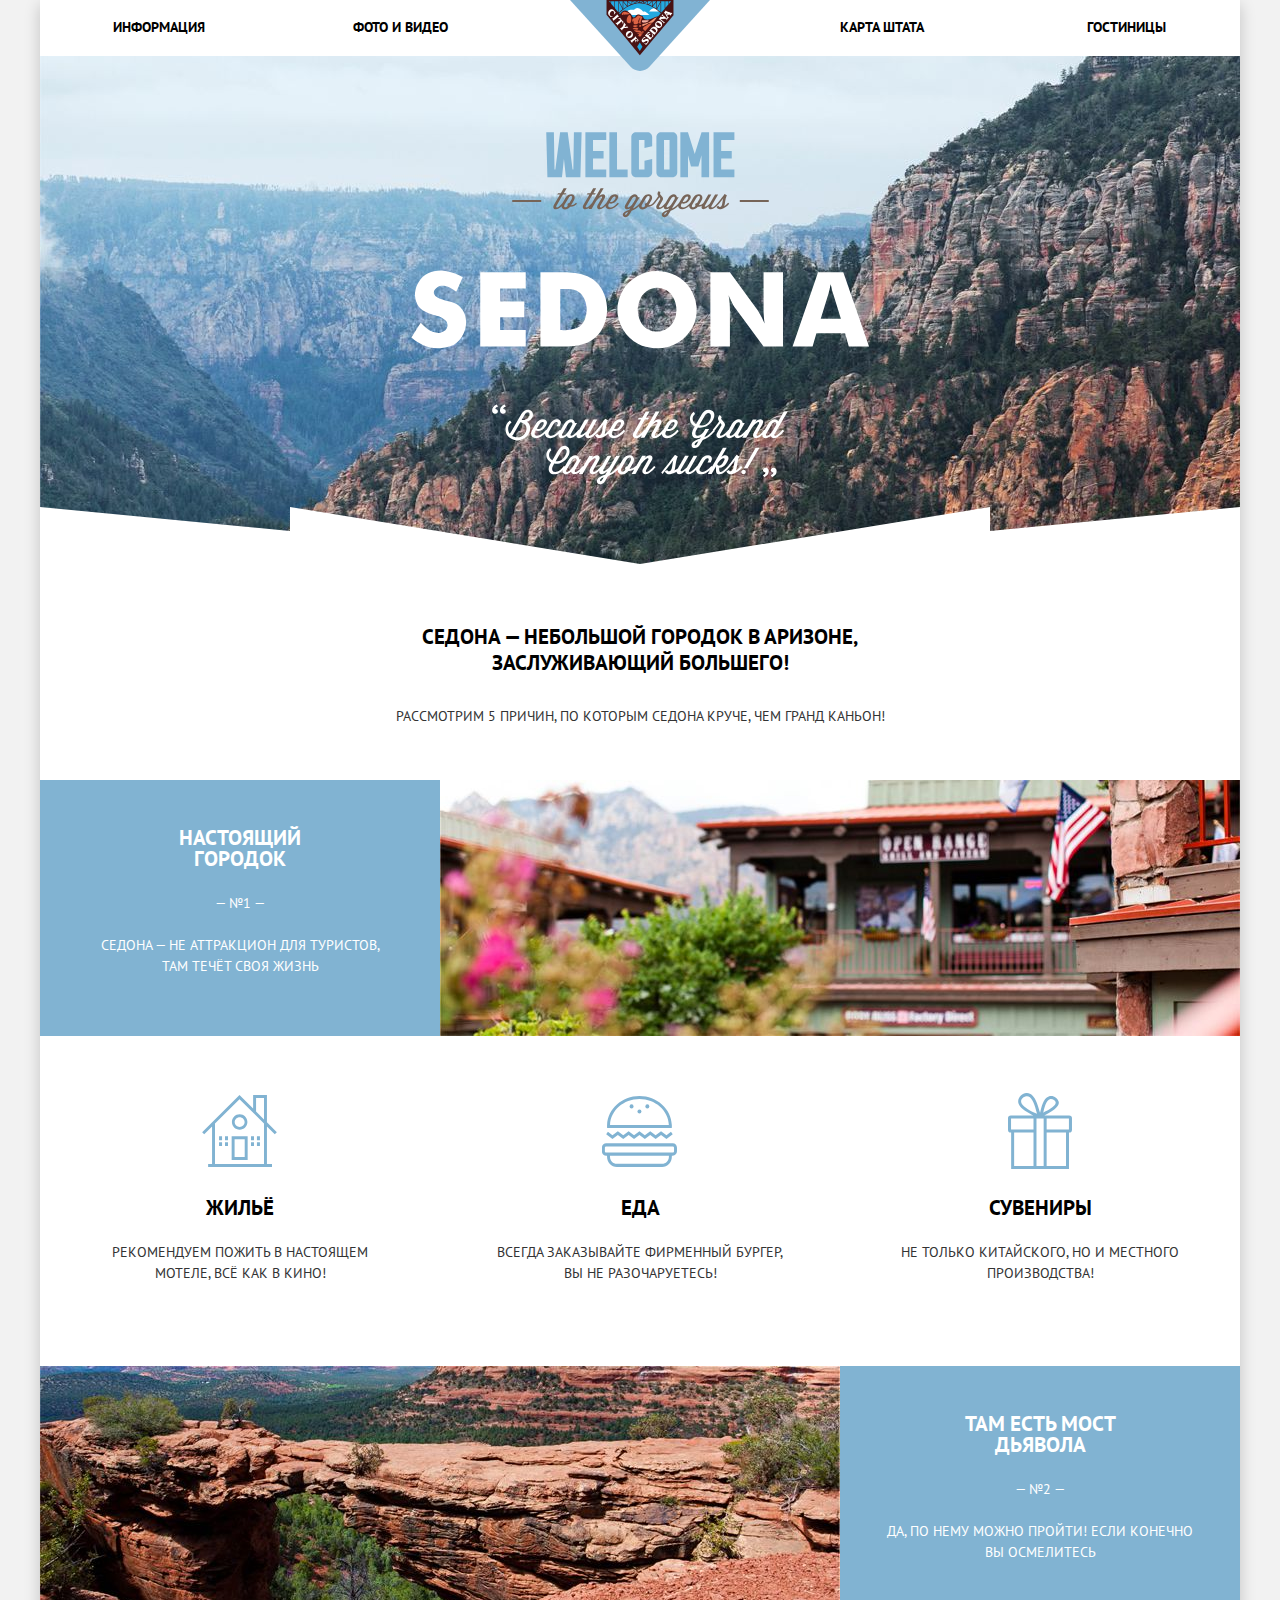
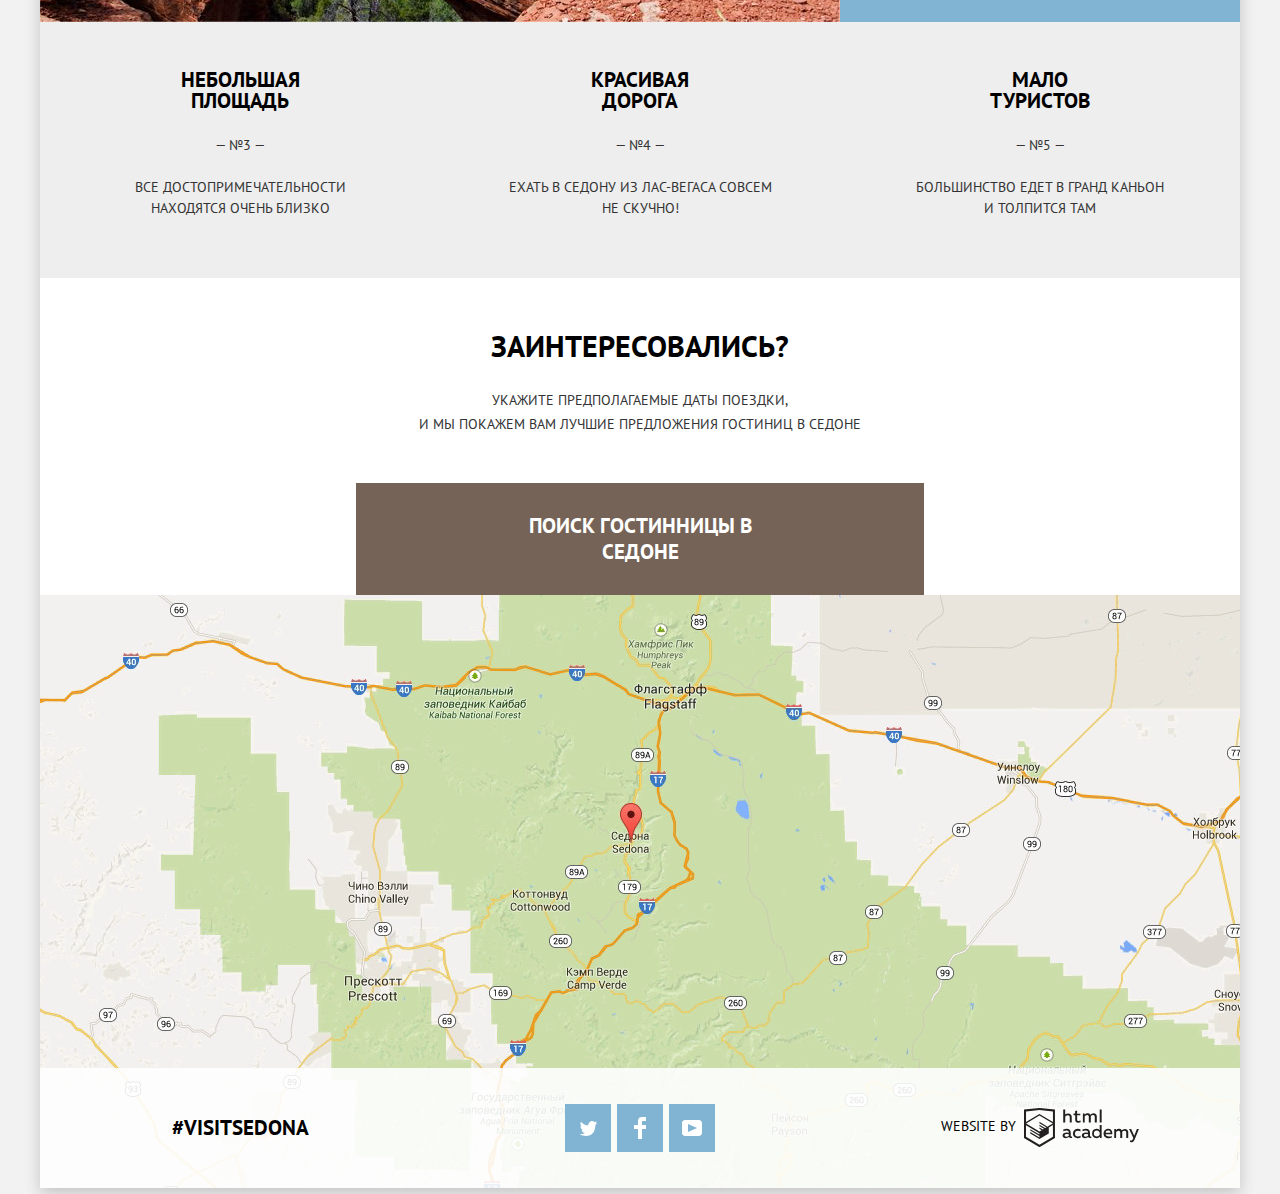
<file: index.html>
<!DOCTYPE html>
<html lang="ru">
  <head>
    <meta charset="utf-8">
    <title>HTML Academy: Седона</title>
    <link href="https://fonts.googleapis.com/css?family=PT+Sans:400,700&display=swap&subset=cyrillic" rel="stylesheet">
    <link href="css/normalize.css" rel="stylesheet">
    <link href="css/style.min.css" rel="stylesheet">
  </head>

  <body class="page">

    <div class="wrapper">

      <header class="header">

        <a class="header__logo">
          <img src="img/logo-sedona.svg" alt="Логотип Седона" width="140" height="72">
        </a>

        <nav class="header__navigation">

          <ul class="header__list">

            <li class="header__list-item">
              <a class="header__list-link" href="info.html">Информация</a>
            </li>

            <li class="header__list-item">
              <a class="header__list-link" href="photo.html">Фото и видео</a>
            </li>

            <li class="header__list-item">
              <a class="header__list-link" href="map.html">Карта штата</a>
            </li>

            <li class="header__list-item">
              <a class="header__list-link" href="hotels.html">Гостиницы</a>
            </li>

          </ul>

        </nav>

      </header>

      <main class="container">

        <h1 class="visually-hidden">Сайт курортного городка Седона</h1>

        <section class="intro"></section>

        <section class="introduce">

          <p class="introduce__title">Седона — небольшой городок в Аризоне, заслуживающий большего!</p>

          <p class="introduce__description">Рассмотрим 5 причин, по которым Седона круче, чем гранд каньон!</p>

        </section>

        <section class="reasons">

          <h2 class="visually-hidden">Причины посетить Седону</h2>

          <ul class="reasons__list">

            <li class="reasons__item reasons__item--big reasons-item">

              <div class="reasons__wrapper">

                <h3 class="reasons-item__title reasons-item__title--item-big">Настоящий городок</h3>

                <p class="reasons-item__text reasons-item__text--item-big">— №1 —</p>

                <p class="reasons-item__text reasons-item__text--item-big">Седона — не аттракцион для туристов, там течёт своя жизнь</p>

              </div>

              <div class="reasons__bg-picture reasons__bg-picture--first"></div>

            </li>

            <li class="reasons__item reasons__item--picture reasons-item">

              <h3 class="reasons-item__title">Жильё</h3>

              <p class="reasons-item__text">Рекомендуем пожить в настоящем мотеле, всё как в кино!</p>

            </li>

            <li class="reasons__item reasons__item--picture reasons-item">

              <h3 class="reasons-item__title">Еда</h3>

              <p class="reasons-item__text">Всегда заказывайте фирменный бургер, вы не разочаруетесь!</p>

            </li>

            <li class="reasons__item reasons__item--picture reasons-item">

              <h3 class="reasons-item__title">Сувениры</h3>

              <p class="reasons-item__text">Не только китайского, но и местного производства!</p>

            </li>

            <li class="reasons__item reasons__item--big reasons__item--big-second reasons-item">

              <div class="reasons__bg-picture  reasons__bg-picture--second"></div>

              <div class="reasons__wrapper">

                <h3 class="reasons-item__title reasons-item__title--item-big">Там есть Мост дьявола</h3>

                <p class="reasons-item__text reasons-item__text--item-big">— №2 —</p>

                <p class="reasons-item__text reasons-item__text--item-big">Да, по нему можно пройти! Если конечно вы осмелитесь</p>

              </div>

            </li>

            <li class="reasons__item reasons__item--colored reasons-item">

              <h3 class="reasons-item__title">Небольшая площадь</h3>

              <p class="reasons-item__text">— №3 —</p>

              <p class="reasons-item__text">Все достопримечательности находятся очень близко</p>

            </li>

            <li class="reasons__item reasons__item--colored reasons-item">

              <h3 class="reasons-item__title">Красивая дорога</h3>

              <p class="reasons-item__text">— №4 —</p>

              <p class="reasons-item__text">Ехать в Седону из Лас-Вегаса совсем не скучно!</p>

            </li>

            <li class="reasons__item reasons__item--colored reasons-item">

              <h3 class="reasons-item__title">Мало туристов</h3>

              <p class="reasons-item__text">— №5 —</p>

              <p class="reasons-item__text">Большинство едет в гранд каньон и толпится там</p>

            </li>

          </ul>

        </section>

        <section class="search">

          <h3 class="search__title">Заинтересовались?</h3>

          <p class="search__text">Укажите предполагаемые даты поездки,<br>и мы покажем вам лучшие предложения гостиниц в седоне</p>

          <button class="search__button" type="button">Поиск гостинницы в Седоне</button>

          <form class="search__form search-form" action="https://echo.htmlacademy.ru" method="post">

            <fieldset class="search-form__set">

              <legend class="visually-hidden">Форма для поиска гостинницы в Седоне</legend>

              <div class="search-form__input-wrapper">
                <label class="search-form__label" for="dayin-id">Дата заезда:</label>
                <input class="search-form__date search-form__date--in" type="text" id="dayin-id" placeholder="24 апреля 2017">
                <button class="search-form__calendar" type="button">
                  <span class="visually-hidden">Календарь</span>
                  <svg xmlns="http://www.w3.org/2000/svg" width="21" height="22" viewBox="0 0 21 22"><path d="M19.251 2.025h-2.845V.648c0-.381-.294-.689-.656-.689-.363 0-.656.308-.656.689v1.377h-3.938V.648c0-.381-.294-.689-.655-.689-.363 0-.657.308-.657.689v1.377H5.906V.648c0-.381-.294-.689-.656-.689-.363 0-.657.308-.657.689v1.377H1.75C.784 2.025 0 2.847 0 3.862v16.302C0 21.179.784 22 1.75 22h17.501c.966 0 1.749-.821 1.749-1.836V3.862c0-1.015-.783-1.837-1.749-1.837zm.437 18.139a.448.448 0 0 1-.437.459H1.75a.45.45 0 0 1-.438-.459V3.862a.45.45 0 0 1 .438-.459h2.844v1.378c0 .381.294.689.657.689.362 0 .656-.308.656-.689V3.403h3.938v1.378c0 .381.294.689.657.689.361 0 .655-.308.655-.689V3.403h3.938v1.378c0 .381.293.689.656.689.362 0 .656-.308.656-.689V3.403h2.845c.241 0 .437.206.437.459v16.302z"/><path d="M4.594 8.225h2.625v2.066H4.594zM4.594 11.668h2.625v2.067H4.594zM4.594 15.112h2.625v2.066H4.594zM9.188 15.112h2.625v2.066H9.188zM9.188 11.668h2.625v2.067H9.188zM9.188 8.225h2.625v2.066H9.188zM13.781 15.112h2.625v2.066h-2.625zM13.781 11.668h2.625v2.067h-2.625zM13.781 8.225h2.625v2.066h-2.625z"/></svg>
                </button>
              </div>

              <div class="search-form__input-wrapper">
                <label class="search-form__label" for="dayout-id">Дата выезда:</label>
                <input class="search-form__date search-form__date--out" type="text" id="dayout-id" placeholder="4 июля 2017">
                <button class="search-form__calendar" type="button">
                  <span class="visually-hidden">Календарь</span>
                  <svg xmlns="http://www.w3.org/2000/svg" width="21" height="22" viewBox="0 0 21 22"><path d="M19.251 2.025h-2.845V.648c0-.381-.294-.689-.656-.689-.363 0-.656.308-.656.689v1.377h-3.938V.648c0-.381-.294-.689-.655-.689-.363 0-.657.308-.657.689v1.377H5.906V.648c0-.381-.294-.689-.656-.689-.363 0-.657.308-.657.689v1.377H1.75C.784 2.025 0 2.847 0 3.862v16.302C0 21.179.784 22 1.75 22h17.501c.966 0 1.749-.821 1.749-1.836V3.862c0-1.015-.783-1.837-1.749-1.837zm.437 18.139a.448.448 0 0 1-.437.459H1.75a.45.45 0 0 1-.438-.459V3.862a.45.45 0 0 1 .438-.459h2.844v1.378c0 .381.294.689.657.689.362 0 .656-.308.656-.689V3.403h3.938v1.378c0 .381.294.689.657.689.361 0 .655-.308.655-.689V3.403h3.938v1.378c0 .381.293.689.656.689.362 0 .656-.308.656-.689V3.403h2.845c.241 0 .437.206.437.459v16.302z"/><path d="M4.594 8.225h2.625v2.066H4.594zM4.594 11.668h2.625v2.067H4.594zM4.594 15.112h2.625v2.066H4.594zM9.188 15.112h2.625v2.066H9.188zM9.188 11.668h2.625v2.067H9.188zM9.188 8.225h2.625v2.066H9.188zM13.781 15.112h2.625v2.066h-2.625zM13.781 11.668h2.625v2.067h-2.625zM13.781 8.225h2.625v2.066h-2.625z"/></svg>
                </button>
              </div>

              <div class="search-form__wrapper">

                <div class="search-form__input-wrapper">
                  <label class="search-form__label" for="adult-id">Взрослые:</label>
                  <button class="search-form__control search-form__control--decrease" type="button"><span class="visually-hidden">Уменьшение значения</span></button>
                  <input class="search-form__number search-form__number--adult" type="text" id="adult-id" placeholder="2">
                  <button class="search-form__control search-form__control--increase" type="button"><span class="visually-hidden">Увеличение значения</span></button>
                </div>

                <div class="search-form__input-wrapper">
                  <label class="search-form__label" for="child-id">Дети:</label>
                  <button class="search-form__control search-form__control--decrease" type="button"><span class="visually-hidden">Уменьшение значения</span></button>
                  <input class="search-form__number search-form__number--child" type="text" id="child-id" placeholder="0">
                  <button class="search-form__control search-form__control--increase" type="button"><span class="visually-hidden">Увеличение значения</span></button>
                </div>

              </div>

            </fieldset>

            <button class="search-form__button" type="submit">Найти</button>

          </form>

        </section>

        <section class="map">
          <img src="img/map.jpg" alt="Мы находимся по адресу - Аризона 86336, США" width="1200" height="593">
          <iframe src="https://www.google.com/maps/embed?pb=!1m18!1m12!1m3!1d593538.5801605652!2d-112.17182509256722!3d34.733711461908875!2m3!1f0!2f0!3f0!3m2!1i1024!2i768!4f13.1!3m3!1m2!1s0x872da132f942b00d%3A0x5548c523fa6c8efd!2z0KHQtdC00L7QvdCwLCDQkNGA0LjQt9C-0L3QsCA4NjMzNiwg0KHQqNCQ!5e0!3m2!1sru!2sru!4v1530377104113" width="1200" height="593" style="border:0"></iframe>
        </section>

      </main>

      <footer class="footer footer--index">

        <p class="footer__hashtag">#visitSEDONA</p>

        <ul class="social-list">

          <li class="social-list__item">
            <a class="social-list__link social-list__link--tw" href="#">
              <span class="visually-hidden">Twitter</span>
            </a>
          </li>

          <li class="social-list__item">
            <a class="social-list__link social-list__link--fb" href="#">
              <span class="visually-hidden">Facebook</span>
            </a>
          </li>

          <li class="social-list__item">
            <a class="social-list__link social-list__link--yt" href="#">
              <span class="visually-hidden">Youtube</span>
            </a>
          </li>

        </ul>

        <div class="footer__copyright">

          <span class="footer__copyright-text">Website by</span>

          <a class="footer__copyright-link" href="https://htmlacademy.ru/intensive/htmlcss">
            <span class="visually-hidden">HTML Academy</span>
            <svg id="Layer_1" data-name="Layer 1" xmlns="http://www.w3.org/2000/svg" viewBox="0 0 108.08 36.85"><title>logo-htmlacademy-small1</title><path d="M44.61,26.88a2,2,0,0,0,.55-0.1v1.33a3.25,3.25,0,0,1-1.18.21,1.67,1.67,0,0,1-1.67-1,4.84,4.84,0,0,1-3.14,1.08c-1.51,0-2.91-.83-2.91-2.55,0-2.13,2-2.79,3.71-2.79a11.08,11.08,0,0,1,2.17.25v-0.3c0-1-.76-1.77-2.19-1.77a7.42,7.42,0,0,0-3,.64v-1.7a10.21,10.21,0,0,1,3.19-.55c2.36,0,3.81,1.12,3.81,3.65v3a0.54,0.54,0,0,0,.49.59h0.17Zm-6.44-1.13A1.35,1.35,0,0,0,39.63,27h0.11a3.39,3.39,0,0,0,2.41-1V24.58a9.72,9.72,0,0,0-1.81-.21c-1,0-2.16.33-2.16,1.38h0Zm12.36-6.11a5,5,0,0,1,2.57.64V22a4.08,4.08,0,0,0-2.3-.7,2.75,2.75,0,1,0,0,5.49,5,5,0,0,0,2.43-.64v1.71a6.27,6.27,0,0,1-2.76.57A4.21,4.21,0,0,1,46,24.51q0-.21,0-0.41a4.32,4.32,0,0,1,4.18-4.46h0.38Zm12.17,7.24a2,2,0,0,0,.55-0.1v1.33a3.25,3.25,0,0,1-1.18.21,1.67,1.67,0,0,1-1.67-1,4.84,4.84,0,0,1-3.14,1.08c-1.51,0-2.91-.83-2.91-2.55,0-2.13,2-2.79,3.71-2.79a11.08,11.08,0,0,1,2.17.25v-0.3c0-1-.76-1.77-2.19-1.77a7.42,7.42,0,0,0-3,.64v-1.7a10.21,10.21,0,0,1,3.19-.55c2.36,0,3.81,1.12,3.81,3.65v3a0.54,0.54,0,0,0,.49.59h0.17Zm-6.44-1.13A1.35,1.35,0,0,0,57.73,27h0.11a3.39,3.39,0,0,0,2.41-1V24.58a9.72,9.72,0,0,0-1.81-.21c-1.06,0-2.16.33-2.16,1.38h0ZM73,16V28.2H71.35V26.88a3.88,3.88,0,0,1-3.19,1.54,4.4,4.4,0,0,1,0-8.78,3.81,3.81,0,0,1,3,1.3V16H73Zm-4.53,5.22a2.76,2.76,0,1,0,0,5.52A2.86,2.86,0,0,0,71.15,25V23A2.91,2.91,0,0,0,68.49,21.27ZM79,19.64c3.31,0,4.46,2.68,3.92,5.09H76.7c0.21,1.5,1.67,2.11,3.19,2.11a6.11,6.11,0,0,0,2.64-.59v1.6a7.14,7.14,0,0,1-3,.57C77,28.42,74.78,27,74.78,24a4.18,4.18,0,0,1,4-4.39H79Zm0.09,1.54a2.28,2.28,0,0,0-2.44,2.1v0.06H81.3A2,2,0,0,0,79.13,21.18Zm5.73,7V19.87h1.65v1a3.81,3.81,0,0,1,2.78-1.27A2.86,2.86,0,0,1,91.89,21a4.12,4.12,0,0,1,2.91-1.33A3.06,3.06,0,0,1,98,23V28.2h-1.9V23.05a1.59,1.59,0,0,0-1.42-1.75H94.42a2.8,2.8,0,0,0-2.07,1.12V28.2h-1.9V23.05A1.59,1.59,0,0,0,89,21.31H88.8a3,3,0,0,0-2.21,1.29v5.63H84.86Zm21.31-8.33h1.9l-3.91,9.46c-0.9,2.17-2.09,2.86-3.35,2.86a4.76,4.76,0,0,1-1.1-.14V30.46a2.86,2.86,0,0,0,.85.12c0.9,0,1.58-.64,2.07-1.9l0.17-.42-4-8.4h2l2.86,6.29ZM38.73,1.46V6.22a3.81,3.81,0,0,1,2.7-1.14,3.25,3.25,0,0,1,3.44,3.4v5.15H43V8.72a1.81,1.81,0,0,0-1.61-2h-0.3a2.93,2.93,0,0,0-2.32,1.39v5.52h-1.9V1.46h1.9ZM49.94,2.31v3h3V6.91h-3v3.81c0,1.1.5,1.46,1.58,1.46a4.49,4.49,0,0,0,1.69-.33v1.6A6.8,6.8,0,0,1,51,13.8a2.55,2.55,0,0,1-2.86-2.74V6.89H46.58V5.26h1.5V2.74Zm5.4,11.31V5.28H57v1A3.81,3.81,0,0,1,59.77,5a2.86,2.86,0,0,1,2.6,1.33A4.12,4.12,0,0,1,65.28,5,3.06,3.06,0,0,1,68.44,8.4v5.21h-1.9V8.46a1.59,1.59,0,0,0-1.42-1.75H64.89a2.8,2.8,0,0,0-2.07,1.12v5.78h-1.9V8.46A1.59,1.59,0,0,0,59.5,6.71H59.27A3,3,0,0,0,57.06,8v5.63H55.34ZM71.17,1.45H73V13.6H71.17V1.45ZM14.71,0H14.55L0,1.54V28.21l14.55,8.66,14.55-8.66V1.54Zm12.5,27.1L14.55,34.64,1.9,27.12V16.18l12.59,7.5V25L5.86,19.9v1.31l8.68,5.21v1.39L5.87,22.65V24l8.68,5.21,8.75-5.24V18.31L27.2,16V27.12Zm0-12.53-3.48,2-1.6,1L14.51,13v1.31L21,18.23H21l-0.14.09-1,.54-5.37-3.2V17l4.24,2.52-1,.67-3.2-1.9v1.31l2.1,1.24L14.5,22.1,2,14.65,14.51,7.11Zm0-1.32L14.49,5.76,1.91,13.25v-10L14.56,1.92,27.21,3.25v10h0Z" transform="translate(0 -0.02)" fill="#231f20"/></svg>
          </a>

        </div>

      </footer>

    </div>

    <script src="js/scripts.min.js"></script>

  </body>
</html>
</file>
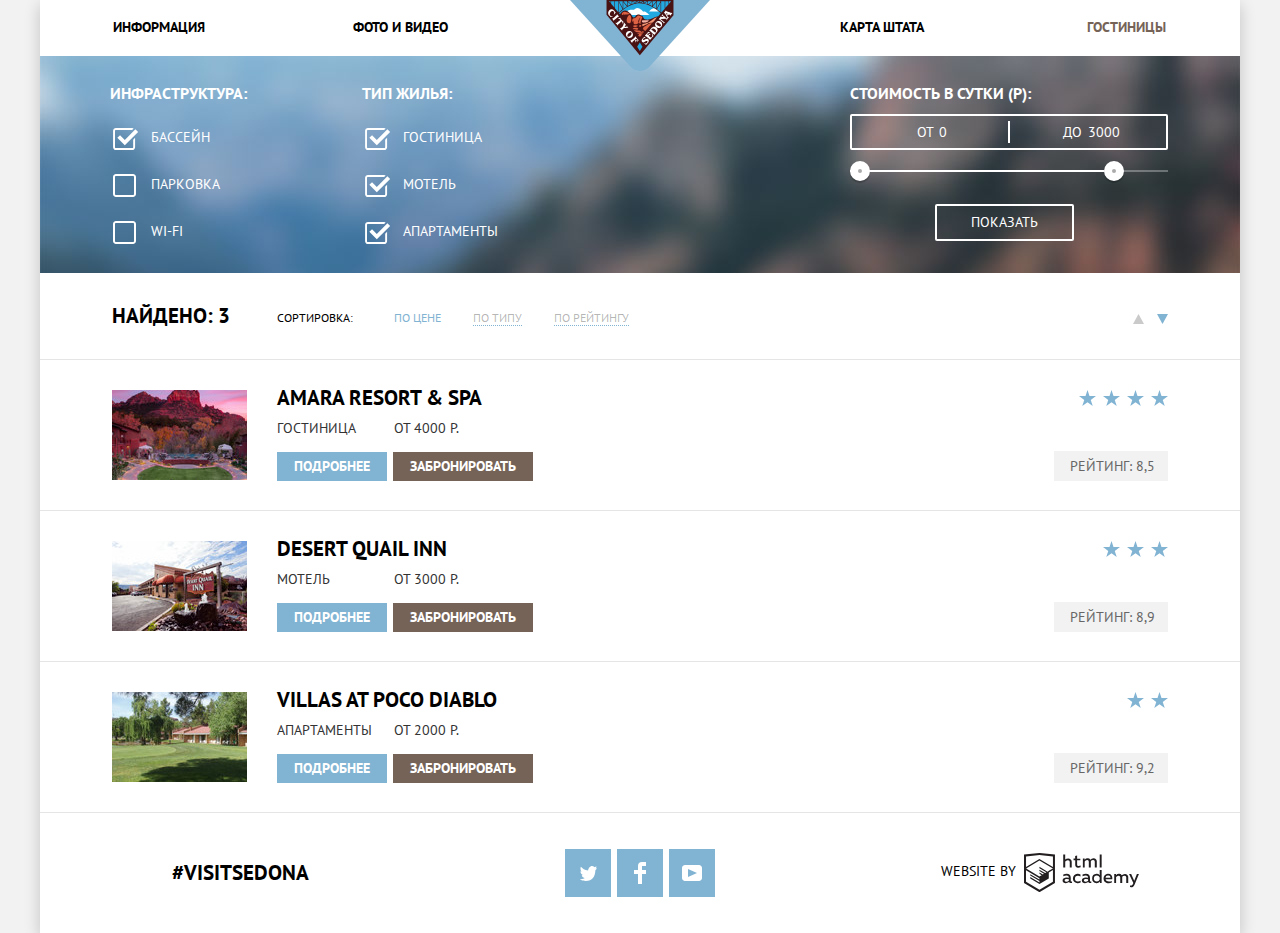
<file: hotels.html>
<!DOCTYPE html>
<html lang="ru">
  <head>
    <meta charset="utf-8">
    <title>HTML Academy: Седона</title>
    <link href="https://fonts.googleapis.com/css?family=PT+Sans:400,700&display=swap&subset=cyrillic" rel="stylesheet">
    <link href="css/normalize.css" rel="stylesheet">
    <link href="css/style.css" rel="stylesheet">
  </head>

  <body class="page">

    <div class="wrapper">

      <header class="header">

        <p class="header__logo header-logo">
          <a class="header-logo__link" href="index.html">
            <img src="img/logo-sedona.svg" alt="Логотип Седона" width="140" height="72">
          </a>
        </p>

        <nav class="header__navigation">

          <ul class="header__list">

            <li class="header__list-item">
              <a class="header__list-link" href="info.html">Информация</a>
            </li>

            <li class="header__list-item">
              <a class="header__list-link" href="photo.html">Фото и видео</a>
            </li>

            <li class="header__list-item">
              <a class="header__list-link" href="map.html">Карта штата</a>
            </li>

            <li class="header__list-item">
              <a class="header__list-link header__list-link--active">Гостиницы</a>
            </li>

          </ul>

        </nav>

      </header>

      <main class="container">

        <h1 class="visually-hidden">Выбор гостинницы в Седоне</h1>

        <section class="filter">

          <h2 class="visually-hidden">Параметры поиска гостиницы в Седоне</h2>

          <form class="filter__form filter-form" action="https://echo.htmlacademy.ru" method="get">

            <div class="filter-form__wrapper">

              <fieldset class="filter-form__fieldset">

                <legend class="filter-form__title">Инфраструктура:</legend>

                <div class="filter-form__checkbox-wrapper">
                  <input class="filter-form__checkbox visually-hidden" type="checkbox" name="pool" id="pool-id" checked>
                  <label class="filter-form__label" for="pool-id">Бассейн</label>
                </div>

                <div class="filter-form__checkbox-wrapper">
                  <input class="filter-form__checkbox visually-hidden" type="checkbox" name="parking" id="parking-id">
                  <label class="filter-form__label" for="parking-id">Парковка</label>
                </div>

                <div class="filter-form__checkbox-wrapper">
                  <input class="filter-form__checkbox visually-hidden" type="checkbox" name="wifi" id="wifi-id">
                  <label class="filter-form__label" for="wifi-id">Wi-Fi</label>
                </div>

              </fieldset>

              <fieldset class="filter-form__fieldset">

                <legend class="filter-form__title">Тип жилья:</legend>

                <div class="filter-form__checkbox-wrapper">
                  <input class="filter-form__checkbox visually-hidden" type="checkbox" name="hotel" id="hotel-id" checked>
                  <label class="filter-form__label" for="hotel-id">Гостиница</label>
                </div>

                <div class="filter-form__checkbox-wrapper">
                  <input class="filter-form__checkbox visually-hidden" type="checkbox" name="motel" id="motel-id" checked>
                  <label class="filter-form__label" for="motel-id">Мотель</label>
                </div>


                <div class="filter-form__checkbox-wrapper">
                  <input class="filter-form__checkbox visually-hidden" type="checkbox" name="apartments" id="apartments-id" checked>
                  <label class="filter-form__label" for="apartments-id">Апартаменты</label>
                </div>

              </fieldset>

            </div>

            <div class="filter-form__wrapper filter-form__wrapper--column">

              <div class="filter-form__section range-filter">

                <p class="filter-form__title range-filter__title">Стоимость в сутки (Р):</p>

                <div class="range-filter__price">

                  <label class="range-filter__value range-filter__value--min-price">от
                    <input class="range-filter__data" type="text" name="min-price" value="0">
                  </label>

                  <label class="range-filter__value range-filter__value--max-price">до
                    <input class="range-filter__data" type="text" name="max-price" value="3000">
                  </label>

                </div>

                <div class="range-filter__toggles">

                  <div class="range-filter__scale">
                    <div class="range-filter__bar"></div>
                  </div>

                  <div class="range-filter__toggle range-filter__toggle--min"></div>

                  <div class="range-filter__toggle range-filter__toggle--max"></div>

                </div>

              </div>

              <button class="filter-form__button" type="submit">Показать</button>

            </div>

          </form>

        </section>

        <section class="sorting">

          <p class="sorting__title">НАЙДЕНО: <span>3</span></p>

          <h2 class="sorting__list-title">Сортировка:</h2>

          <ul class="sorting__list">

            <li class="sorting__list-item sorting__list-item--active">
              <a class="sorting__list-link  sorting__list-link--active" href="#">По цене</a>
            </li>

            <li class="sorting__list-item">
              <a class="sorting__list-link" href="#">По типу</a>
            </li>

            <li class="sorting__list-item">
              <a class="sorting__list-link" href="#">По рейтингу</a>
            </li>

          </ul>

          <ul class="arrow">

            <li class="arrow__item">
              <a class="arrow__link arrow__link--left" href="#">
                <span class="visually-hidden">Сортировка по возрастанию</span>
                <svg xmlns="http://www.w3.org/2000/svg" width="11" height="10" viewBox="0 0 11 10"><path fill="#231F20" d="M5.5 0L0 10h11z"/></svg>
              </a>
            </li>

            <li class="arrow__item">
              <a class="arrow__link arrow__link--right arrow__link--active" href="#">
                <span class="visually-hidden">Сортировка по убыванию</span>
                <svg xmlns="http://www.w3.org/2000/svg" width="11" height="10" viewBox="0 0 11 10"><path fill="#231F20" d="M5.5 10L0 0h11"/></svg>
              </a>
            </li>

          </ul>

        </section>

        <section class="catalog">

          <ul class="catalog__list">

            <li class="catalog__list-item catalog-item">

              <img src="img/amara.jpg" alt="Amara Resort & Spa" width="135" height="90">

              <div class="catalog-item__wrapper">

                <h2 class="catalog-item__title">
                  <a class="catalog-item__title-link" href="#">Amara Resort & Spa</a>
                </h2>

                <div class="catalog-item__description-wrapper">
                  <p class="catalog-item__description">Гостиница</p>
                  <p class="catalog-item__description">От 4000 р.</p>
                </div>

                <a class="catalog-item__link catalog-item__link--more" href="#">Подробнее</a>
                <a class="catalog-item__link catalog-item__link--reserve" href="#">Забронировать</a>

              </div>

              <div class="rating">

                <ul class="rating__list">

                  <li class="rating__star rating__star--hidden"></li>
                  <li class="rating__star"></li>
                  <li class="rating__star"></li>
                  <li class="rating__star"></li>
                  <li class="rating__star"></li>

                </ul>

                <p class="rating__value">Рейтинг: <span>8,5</span></p>

              </div>

            </li>

            <li class="catalog__list-item catalog-item">

              <img src="img/desert.jpg" alt="Desert Quail Inn" width="135" height="90">

              <div class="catalog-item__wrapper">

                <h2 class="catalog-item__title">
                  <a class="catalog-item__title-link" href="#">Desert Quail Inn</a>
                </h2>

                <div class="catalog-item__description-wrapper">
                  <p class="catalog-item__description">Мотель</p>
                  <p class="catalog-item__description">От 3000 р.</p>
                </div>

                <a class="catalog-item__link catalog-item__link--more" href="#">Подробнее</a>
                <a class="catalog-item__link catalog-item__link--reserve" href="#">Забронировать</a>

              </div>

              <div class="rating">

                <ul class="rating__list">

                  <li class="rating__star rating__star--hidden"></li>
                  <li class="rating__star rating__star--hidden"></li>
                  <li class="rating__star"></li>
                  <li class="rating__star"></li>
                  <li class="rating__star"></li>

                </ul>

                <p class="rating__value">Рейтинг: <span>8,9</span></p>

              </div>

            </li>

            <li class="catalog__list-item catalog-item">

              <img src="img/diablo.jpg" alt="Villas at Poco Diablo" width="135" height="90">

              <div class="catalog-item__wrapper">

                <h2 class="catalog-item__title">
                  <a class="catalog-item__title-link" href="#">Villas at Poco Diablo</a>
                </h2>

                <div class="catalog-item__description-wrapper">
                  <p class="catalog-item__description">Апартаменты</p>
                  <p class="catalog-item__description">От 2000 р.</p>
                </div>

                <a class="catalog-item__link catalog-item__link--more" href="#">Подробнее</a>
                <a class="catalog-item__link catalog-item__link--reserve" href="#">Забронировать</a>

              </div>

              <div class="rating">

                <ul class="rating__list">

                  <li class="rating__star rating__star--hidden"></li>
                  <li class="rating__star rating__star--hidden"></li>
                  <li class="rating__star rating__star--hidden"></li>
                  <li class="rating__star"></li>
                  <li class="rating__star"></li>

                </ul>

                <p class="rating__value">Рейтинг: <span>9,2</span></p>

              </div>

            </li>

          </ul>

        </section>

      </main>

      <footer class="footer">

        <p class="footer__hashtag">#visitSEDONA</p>

        <ul class="social-list">

          <li class="social-list__item">
            <a class="social-list__link social-list__link--tw" href="#">
              <span class="visually-hidden">Twitter</span>
            </a>
          </li>

          <li class="social-list__item">
            <a class="social-list__link social-list__link--fb" href="#">
              <span class="visually-hidden">Facebook</span>
            </a>
          </li>

          <li class="social-list__item">
            <a class="social-list__link social-list__link--yt" href="#">
              <span class="visually-hidden">Youtube</span>
            </a>
          </li>

        </ul>

        <div class="footer__copyright">

          <span class="footer__copyright-text">Website by</span>

          <a class="footer__copyright-link" href="https://htmlacademy.ru/intensive/htmlcss">
            <span class="visually-hidden">HTML Academy</span>
            <svg id="Layer_1" data-name="Layer 1" xmlns="http://www.w3.org/2000/svg" viewBox="0 0 108.08 36.85"><title>logo-htmlacademy-small1</title><path d="M44.61,26.88a2,2,0,0,0,.55-0.1v1.33a3.25,3.25,0,0,1-1.18.21,1.67,1.67,0,0,1-1.67-1,4.84,4.84,0,0,1-3.14,1.08c-1.51,0-2.91-.83-2.91-2.55,0-2.13,2-2.79,3.71-2.79a11.08,11.08,0,0,1,2.17.25v-0.3c0-1-.76-1.77-2.19-1.77a7.42,7.42,0,0,0-3,.64v-1.7a10.21,10.21,0,0,1,3.19-.55c2.36,0,3.81,1.12,3.81,3.65v3a0.54,0.54,0,0,0,.49.59h0.17Zm-6.44-1.13A1.35,1.35,0,0,0,39.63,27h0.11a3.39,3.39,0,0,0,2.41-1V24.58a9.72,9.72,0,0,0-1.81-.21c-1,0-2.16.33-2.16,1.38h0Zm12.36-6.11a5,5,0,0,1,2.57.64V22a4.08,4.08,0,0,0-2.3-.7,2.75,2.75,0,1,0,0,5.49,5,5,0,0,0,2.43-.64v1.71a6.27,6.27,0,0,1-2.76.57A4.21,4.21,0,0,1,46,24.51q0-.21,0-0.41a4.32,4.32,0,0,1,4.18-4.46h0.38Zm12.17,7.24a2,2,0,0,0,.55-0.1v1.33a3.25,3.25,0,0,1-1.18.21,1.67,1.67,0,0,1-1.67-1,4.84,4.84,0,0,1-3.14,1.08c-1.51,0-2.91-.83-2.91-2.55,0-2.13,2-2.79,3.71-2.79a11.08,11.08,0,0,1,2.17.25v-0.3c0-1-.76-1.77-2.19-1.77a7.42,7.42,0,0,0-3,.64v-1.7a10.21,10.21,0,0,1,3.19-.55c2.36,0,3.81,1.12,3.81,3.65v3a0.54,0.54,0,0,0,.49.59h0.17Zm-6.44-1.13A1.35,1.35,0,0,0,57.73,27h0.11a3.39,3.39,0,0,0,2.41-1V24.58a9.72,9.72,0,0,0-1.81-.21c-1.06,0-2.16.33-2.16,1.38h0ZM73,16V28.2H71.35V26.88a3.88,3.88,0,0,1-3.19,1.54,4.4,4.4,0,0,1,0-8.78,3.81,3.81,0,0,1,3,1.3V16H73Zm-4.53,5.22a2.76,2.76,0,1,0,0,5.52A2.86,2.86,0,0,0,71.15,25V23A2.91,2.91,0,0,0,68.49,21.27ZM79,19.64c3.31,0,4.46,2.68,3.92,5.09H76.7c0.21,1.5,1.67,2.11,3.19,2.11a6.11,6.11,0,0,0,2.64-.59v1.6a7.14,7.14,0,0,1-3,.57C77,28.42,74.78,27,74.78,24a4.18,4.18,0,0,1,4-4.39H79Zm0.09,1.54a2.28,2.28,0,0,0-2.44,2.1v0.06H81.3A2,2,0,0,0,79.13,21.18Zm5.73,7V19.87h1.65v1a3.81,3.81,0,0,1,2.78-1.27A2.86,2.86,0,0,1,91.89,21a4.12,4.12,0,0,1,2.91-1.33A3.06,3.06,0,0,1,98,23V28.2h-1.9V23.05a1.59,1.59,0,0,0-1.42-1.75H94.42a2.8,2.8,0,0,0-2.07,1.12V28.2h-1.9V23.05A1.59,1.59,0,0,0,89,21.31H88.8a3,3,0,0,0-2.21,1.29v5.63H84.86Zm21.31-8.33h1.9l-3.91,9.46c-0.9,2.17-2.09,2.86-3.35,2.86a4.76,4.76,0,0,1-1.1-.14V30.46a2.86,2.86,0,0,0,.85.12c0.9,0,1.58-.64,2.07-1.9l0.17-.42-4-8.4h2l2.86,6.29ZM38.73,1.46V6.22a3.81,3.81,0,0,1,2.7-1.14,3.25,3.25,0,0,1,3.44,3.4v5.15H43V8.72a1.81,1.81,0,0,0-1.61-2h-0.3a2.93,2.93,0,0,0-2.32,1.39v5.52h-1.9V1.46h1.9ZM49.94,2.31v3h3V6.91h-3v3.81c0,1.1.5,1.46,1.58,1.46a4.49,4.49,0,0,0,1.69-.33v1.6A6.8,6.8,0,0,1,51,13.8a2.55,2.55,0,0,1-2.86-2.74V6.89H46.58V5.26h1.5V2.74Zm5.4,11.31V5.28H57v1A3.81,3.81,0,0,1,59.77,5a2.86,2.86,0,0,1,2.6,1.33A4.12,4.12,0,0,1,65.28,5,3.06,3.06,0,0,1,68.44,8.4v5.21h-1.9V8.46a1.59,1.59,0,0,0-1.42-1.75H64.89a2.8,2.8,0,0,0-2.07,1.12v5.78h-1.9V8.46A1.59,1.59,0,0,0,59.5,6.71H59.27A3,3,0,0,0,57.06,8v5.63H55.34ZM71.17,1.45H73V13.6H71.17V1.45ZM14.71,0H14.55L0,1.54V28.21l14.55,8.66,14.55-8.66V1.54Zm12.5,27.1L14.55,34.64,1.9,27.12V16.18l12.59,7.5V25L5.86,19.9v1.31l8.68,5.21v1.39L5.87,22.65V24l8.68,5.21,8.75-5.24V18.31L27.2,16V27.12Zm0-12.53-3.48,2-1.6,1L14.51,13v1.31L21,18.23H21l-0.14.09-1,.54-5.37-3.2V17l4.24,2.52-1,.67-3.2-1.9v1.31l2.1,1.24L14.5,22.1,2,14.65,14.51,7.11Zm0-1.32L14.49,5.76,1.91,13.25v-10L14.56,1.92,27.21,3.25v10h0Z" transform="translate(0 -0.02)" fill="#231f20"/></svg>
          </a>

        </div>

      </footer>

    </div>

  </body>
</html>
</file>
<file: css/style.css>
body {
  position: relative;
  margin: 0;

  font-family: 'PT Sans', Arial, sans-serif;
  font-size: 14px;
  line-height: 21px;
  font-weight: 400;
  color: #333;
  text-align: center;
  text-transform: uppercase;

  background-color: #f2f2f2;
}

a {
  text-decoration: none;
}

img {
  max-width: 100%;
  height: auto;
}

@keyframes error {
  0%,
  50%,
  100% {
    background-color: #f2f2f2;
  }

  25%,
  75% {
    background-color: rgba(255, 0, 0, 0.1);
  }
}

@keyframes downShow {
  0% {
    opacity: 0;
    transform: translateY(-100%);
  }

  50% {
    opacity: 0;
    transform: translateY(-50%);
  }

  100% {
    opacity: 1;
    transform: translateY(0);
  }
}

.visually-hidden:not(:focus):not(:active),
input[type='checkbox'].visually-hidden,
input[type='radio'].visually-hidden {
  position: absolute;

  width: 1px;
  height: 1px;
  margin: -1px;
  border: 0;
  padding: 0;

  white-space: nowrap;

  clip-path: inset(100%);
  clip: rect(0 0 0 0);
  overflow: hidden;
}

.wrapper {
  width: 1200px;
  margin: 0 auto;

  background-color: #fff;
  box-shadow: 0px 5px 15px 0 rgba(0, 1, 1, 0.2);
}

.hidden {
  display: none;
}

.opening {
  animation: downShow 0.6s;
}

.error {
  animation: error 0.5s;
}

/* header */

.header {
  position: relative;
}

.header__logo {
  position: absolute;
  top: 0;
  left: 50%;
  width: 244px;
  height: 56px;
  margin: 0;
  margin-left: -122px;
  padding: 0;
}

.header-logo__link {
  display: block;
}

.header__navigation {
  font-size: 14px;
  font-weight: 700;
  line-height: 26px;
  color: #000;

  background-color: #fff;
}

.header__list {
  list-style: none;

  display: flex;
  flex-wrap: wrap;
  margin: 0;
  padding: 0;
}

.header__list-item {
  width: 167px;
  margin: 0;
  padding-top: 14px;
  padding-bottom: 16px;
  padding-left: 73px;

  text-align: left;
}

.header__list-item:nth-child(2) {
  margin-right: 119px;
}

.header__list-item:nth-child(3) {
  margin-left: 118px;
  padding-left: 0;
  padding-right: 75px;

  text-align: right;
}

.header__list-item:nth-child(4) {
  padding-left: 0;
  padding-right: 73px;
  text-align: right;
}

.header__list-link {
  color: #000;
}

.header__list-link:hover,
.header__list-link:focus {
  color: #81b3d2;
}

.header__list-link:active {
  color: rgba(0, 0, 0, 0.3);
}

.header__list-link--active {
  color: #766357;
}

/* index */

.intro {
  width: 100%;
  height: 508px;

  background-color: #eee;
  background-image: url('../img/intro-welcome.svg'), url('../img/polygon.svg'), url('../img/background_intro.jpg');
  background-size: 459px, contain, cover;
  background-position: 50% 76px,left 0 bottom 0, 0 -57px;
  background-repeat: no-repeat;
}

.introduce {
  margin: 0;
  padding-top: 60px;
  padding-bottom: 51px;
  padding-left: 355px;
  padding-right: 355px;
}

.introduce__title {
  margin: 0;
  margin-bottom: 27px;

  font-size: 21px;
  font-weight: 700;
  line-height: 26px;
  color: #000;
}

.introduce__description {
  margin: 0;
  line-height: 26px;
}

.reasons__list {
  list-style: none;

  display: flex;
  flex-wrap: wrap;
  margin: 0;
  padding: 0;
}

.reasons__item,
.reasons__wrapper {
  width: 280px;
  padding: 40px 60px;
  padding-bottom: 38px;
}

.reasons__item--big {
  display: flex;
  width: 100%;
  padding: 0;

  background-color: #81b3d2;
}

.reasons__item--picture {
  position: relative;
  padding-top: 154px;
  padding-bottom: 61px;
}

.reasons__item--picture:nth-child(3) {
  width: 300px;
  padding-left: 50px;
  padding-right: 50px;
}

.reasons__item--big-second .reasons__wrapper {
  width: 320px;
  padding-left: 40px;
  padding-right: 40px;
}

.reasons__item--big-second .reasons-item__title {
  padding-left: 25px;
  padding-right: 24px;
}

.reasons__item--picture::before {
  content: '';

  position: absolute;
  width: 75px;
  height: 76px;
  top: 57px;
  left: 50%;
  margin-left: -38px;

  background-repeat: no-repeat;
  background-position: 50% 50%;
  background-size: contain;
}

.reasons__item--picture:nth-child(2)::before {
  background-image: url('../img/icon-1.svg');
}

.reasons__item--picture:nth-child(3)::before {
  background-image: url('../img/icon-3.svg');
}

.reasons__item--picture:nth-child(4)::before {
  background-image: url('../img/icon-2.svg');
}

.reasons__item--colored {
  background-color: #eee;
}

.reasons__item--colored:last-child {
  width: 250px;
  padding-left: 75px;
  padding-right: 75px;
}

.reasons-item__title {
  margin-top: 7px;
  margin-bottom: 24px;
  margin-left: 60px;
  margin-right: 60px;

  font-size: 21px;
  font-weight: 700;
  line-height: 21px;
  color: #000;
}

.reasons-item__text {
  margin-bottom: 21px;
  line-height: 21px;
}

.reasons-item__title--item-big,
.reasons-item__text--item-big {
  color: #fff;
}

.reasons__bg-picture {
  width: 800px;
  height: 256px;

  background-color: #81b3d2;
  background-repeat: no-repeat;
  background-position: 50% 50%;
  background-size: cover;
}

.reasons__bg-picture--first {
  background-image: url('../img/bg_reson_1.jpg');
}

.reasons__bg-picture--second {
  background-image: url('../img/bg_reson_2.jpg');
}

.search {
  position: relative;
  padding: 0 316px;
  padding-top: 50px;
}

.search__title {
  margin: 0;
  margin-bottom: 24px;

  font-size: 30px;
  font-weight: 700;
  line-height: 36px;
  color: #000;
}

.search__text {
  margin-bottom: 47px;
  line-height: 24px;
}

.search__button {
  position: relative;
  z-index: 4;
  padding: 30px 132px;

  font-size: 21px;
  font-weight: 700;
  line-height: 26px;
  text-transform: uppercase;
  color: #fff;

  background-color: #766357;
  border: none;
}

.search__button:hover,
.search__button:focus {
  background-color: #604e43;
}

.search__button:active {
  color: rgba(255, 255, 255, 0.3);

  background-color: #503e33;
}

.search__form {
  position: absolute;
  z-index: 3;
  width: 458px;
  padding: 55px;

  background-color: #fff;
  box-shadow: 0px 7px 15px 0 rgba(0, 1, 1, 0.15);
}

.search-form__set {
  display: flex;
  flex-wrap: wrap;
  box-sizing: border-box;
  margin: 0;
  margin-bottom: 25px;
  padding: 0;

  border: none;
}

.search-form__label {
  display: inline-flex;
  justify-content: space-between;
  position: relative;
  align-items: center;
  margin-bottom: 29px;

  font-size: 14px;
  font-weight: 700;
  line-height: 26px;
  text-align: left;
  color: #000;
}

.search-form__date,
.search-form__number {
  box-sizing: border-box;
  padding: 6px 13px;

  font: inherit;
  line-height: 26px;
  text-transform: uppercase;
  color: #000;

  background-color: #f2f2f2;
  border: none;
}

.search-form__date {
  width: 346px;
  padding-right: 30px;
}

.search-form__wrapper {
  display: flex;
  justify-content: space-between;
}

.search-form__number {
  width: 114px;
  padding-left: 38px;
  padding-right: 38px;

  text-align: center;
}

.search-form__number--adult {
  margin-left: 41px;
}

.search-form__number--child {
  margin-left: 27px;
}

.search-form__date:hover,
.search-form__number:hover {
  background-color: #ebebeb;
}

.search-form__date:focus,
.search-form__number:focus {
  padding: 4px 11px;

  background-color: #ffffff;
  border: solid 2px #e5e5e5;
  outline: none;
}

.search-form__date::placeholder,
.search-form__number::placeholder {
  color: #000;
}

.search-form__calendar,
.search-form__control {
  position: absolute;

  font: inherit;
  line-height: 26px;
  text-transform: uppercase;
  color: #000;

  background-color: rgba(242, 242, 242, 0);
  border: none;
}

.search-form__calendar {
  width: 21px;
  height: 22px;
  right: 9px;
  top: 8px;
  padding: 0;

  outline: none;
  border: none;
}

.search-form__calendar:focus {
  outline: none;
}

.search-form__calendar path {
  fill: #cacaca;
}

.search-form__calendar:hover path,
.search-form__calendar:focus path {
  fill: #000;
}

.search-form__calendar:active path {
  fill: #81b3d2;
}

.search-form__control {
  width: 38px;
  height: 38px;
  top: 0;

  outline: none;
}

.search-form__control--decrease {
  right: 76px;
}

.search-form__control--increase {
  right: 0;
}

.search-form__control--decrease::before,
.search-form__control--increase::before,
.search-form__control--increase::after {
  content: '';
  position: absolute;
  width: 12px;
  height: 3px;
  top: 19px;
  left: 13px;

  background-color: #a9a9a9;
}

.search-form__control--increase::after {
  transform: rotate(90deg);
}

.search-form__control--decrease:hover::before,
.search-form__control--increase:hover::before,
.search-form__control--increase:hover::after,
.search-form__control--decrease:focus::before,
.search-form__control--increase:focus::before,
.search-form__control--increase:focus::after {
  background-color: #000;
}

.search-form__control--decrease:active::before,
.search-form__control--increase:active::before,
.search-form__control--increase:active::after {
  background-color: #81b3d2;
}

.search-form__button {
  width: 100%;
  padding-top: 17px;
  padding-bottom: 16px;

  font-size: 21px;
  font-weight: 700;
  line-height: 26px;
  text-transform: uppercase;
  color: #fff;

  background-color: #81b3d2;
  border: none;
}

.search-form__button:hover,
.search-form__button:focus {
  background-color: #669ec0;
}

.search-form__button:active {
  color: rgba(255, 255, 255, 0.3);
  background-color: #5496bd;
}

.map {
  position: relative;
  width: 100%;
  height: 593px;
}

.map img {
  position: absolute;
  z-index: 1;
  top: 0;
  left: 0;
}

.map iframe {
  position: relative;
  z-index: 2;
}

/* hotels */

.filter {
  color: #fff;

  background-color: #81b3d2;
  background-image: url('../img/bg_filter.jpg');
  background-position: top center;
  background-repeat: no-repeat;
}

.filter__form {
  display: flex;
  justify-content: space-between;
  padding-top: 27px;
  padding-bottom: 8px;
  padding-left: 70px;
  padding-right: 72px;
}

.filter-form__wrapper {
  display: flex;
}

.filter-form__wrapper--column {
  flex-direction: column;
}

.filter-form__fieldset {
  margin: 0;
  margin-right: 115px;
  padding: 0;

  text-align: left;
  vertical-align: middle;

  border: none;
}

.filter-form__title {
  margin-bottom: 20px;

  font-size: 16px;
  font-weight: 700;
  line-height: 21px;
  text-align: left;
}

.filter-form__label {
  position: relative;
  display: block;
  margin-bottom: 23px;
  padding-top: 3px;
  padding-left: 41px;

  text-align: left;
}

.filter-form__checkbox + .filter-form__label::before {
  content: '';
  position: absolute;
  top: 3px;
  left: 3px;
  width: 23px;
  height: 23px;

  background-image: url('../img/checkbox-off.svg');
  background-position: 50% 50%;
  background-size: contain;
  background-repeat: no-repeat;
}

.filter-form__checkbox:checked + .filter-form__label::before {
  width: 26px;
  height: 23px;

  background-image: url('../img/checkbox-on.svg');
}

.filter-form__checkbox:disabled + .filter-form__label::before {
  background-image: url('../img/checkbox-on-dis.svg');
}

.filter-form__checkbox:checked:disabled + .filter-form__label::before {
  background-image: url('../img/checkbox-off-dis.svg')
}

.filter-form__button {
  align-self: center;
  padding: 6px 34px;
  margin-right: 10px;

  font-size: 14px;
  font-weight: 400;
  line-height: 21px;
  text-transform: uppercase;
  color: #fff;

  background-color: rgba(129, 179, 210, 0);
  border: solid 2px #fff;
  border-radius: 2px;
}

.filter-form__button:hover,
.filter-form__button:focus {
  color: #000;
  background-color: #fff;
}

.range-filter__price {
  display: flex;
  box-sizing: border-box;
  position: relative;
  width: 318px;
  height: 36px;
  margin-bottom: 20px;

  border: 2px solid #fff;
  border-radius: 2px;
}

.range-filter__price::before {
  content: '';
  position: absolute;
  width: 2px;
  height: 22px;
  top: 50%;
  right: 50%;
  margin-top: -11px;
  margin-right: -1px;

  background: #fff;
}

.range-filter__title {
  margin: 0;
  margin-bottom: 10px;
}

.range-filter__value {
  width: 90px;
  padding-top: 5px;
  padding-left: 57px;
}

.range-filter__data {
  width: 50px;
  margin: 0;

  color: inherit;
  font: inherit;

  background: none;
  border: none;
}

.range-filter__toggles {
  position: relative;
  margin-bottom: 32px;
}

.range-filter__scale {
  height: 2px;
  background: rgba(255, 255, 255, 0.3);
}

.range-filter__bar {
  width: 80%;
  height: 2px;

  background: #fff;
}

.range-filter__toggle {
  position: absolute;
  width: 4px;
  height: 4px;
  top: -9px;

  background: #ababab;
  border: 8px solid #fff;
  border-radius: 50%;
  box-shadow: 0 2px 1px 0 rgba(0, 1, 1, 0.2);
}

.range-filter__toggle--min {
  left: 0;
}

.range-filter__toggle--max {
  left: 80%;
}

.range-filter__toggle:hover {
  top: -11px;
  border: 10px solid #fff;
}

.sorting {
  display: flex;
  padding: 30px 72px;
}

.sorting__title {
  margin: 0;
  margin-right: 47px;
  padding: 0;

  font-size: 21px;
  font-weight: 700;
  line-height: 26px;
  text-align: left;
  color: #000;
}

.sorting__list-title {
  margin: 0;
  margin-right: 25px;
  padding: 0;
  padding-top: 6px;

  font-size: 12px;
  font-weight: 400;
  line-height: 18px;
  text-align: left;
  color: #000;
}

.sorting__list {
  list-style: none;

  display: flex;
  margin: 0;
  padding: 0;

  text-align: left;
}

.sorting__list-item {
  padding-top: 4px;
  padding-left: 16px;
  padding-right: 16px;
}

.sorting__list-link {
  display: inline-block;
  vertical-align: baseline;

  font-size: 12px;
  font-weight: 400;
  line-height: 15px;
  text-align: left;
  color: rgba(0, 0, 0, 0.3);

  border-bottom: 1px dotted #81b3d2;
}

.sorting__list-link:hover,
.sorting__list-link:focus {
  color: #81b3d2;
}

.sorting__list-link:active {
  color: #000;
  border-bottom: none;
}

.sorting__list-link--active {
  color: #81b3d2;
  border-bottom: none;
}

.arrow {
  list-style: none;

  margin: 0;
  margin-left: auto;
  padding: 0;
}

.arrow__item {
  display: inline-block;
  vertical-align: bottom;
  margin-left: 9px;
}

.arrow__link {
  display: block;
  width: 11px;
  height: 15px;
}

.arrow__link path {
  fill: #cacaca;
}

.arrow__link:hover path,
.arrow__link:focus path {
  fill: #231F20;
}

.arrow__link:active path,
.arrow__link--active path {
  fill: #81b3d2;
}

.catalog {
  text-align: left;
}

.catalog__list {
  list-style: none;

  margin: 0;
  padding: 0;
}

.catalog-item {
  display: flex;

  margin: 0;
  padding-top: 30px;
  padding-bottom: 29px;
  padding-left: 72px;
  padding-right: 72px;

  border-top: 1px solid #e5e5e5;
}

.catalog-item:last-child {
  border-bottom: 1px solid #e5e5e5;
}

.catalog-item img {
  width: 135px;
  height: 90px;
  margin-right: 30px;
}

.catalog-item__title {
  margin: 0;
  margin-bottom: 10px;
  padding: 0;

  font-size: 21px;
  font-weight: 700;
  line-height: 16px;
  text-align: left;
  color: #000;
}

.catalog-item__title-link {
  color: #000;
}

.catalog-item__title-link:hover,
.catalog-item__title-link:focus {
  color: #81b3d2;
}

.catalog-item__title-link:active {
  color: rgba(0, 0, 0, 0.3);
}

.catalog-item__description-wrapper {
  display: flex;
  justify-content: space-between;
  width: 182px;
  margin-bottom: 13px;
  padding-top: 2px;
}

.catalog-item__description {
  display: inline-block;
  vertical-align: baseline;
  margin: 0;
  padding: 0;

  text-align: left;
}

.catalog-item__link {
  display: inline-block;
  vertical-align: top;
  margin-right: 2px;
  padding: 4px 17px;

  font-weight: 700;
  color: #fff;
}

.catalog-item__link:active {
  color: rgba(255, 255, 255, 0.3);
}

.catalog-item__link--more {
  background-color: #81b3d2;
}

.catalog-item__link--more:hover,
.catalog-item__link--more:focus {
  background-color: #669ec0;
}

.catalog-item__link--more:active {
  background-color: #5496bd;
}

.catalog-item__link--reserve {
  background-color: #766357;
}

.catalog-item__link--reserve:hover,
.catalog-item__link--reserve:focus {
  background-color: #604e43;
}

.catalog-item__link--reserve:active {
  background-color: #503e33;
}

.rating {
  display: flex;
  flex-direction: column;
  justify-content: space-between;
  margin-left: auto;
}

.rating__list {
  display: flex;
  justify-content: flex-end;
  width: 120px;
  list-style: none;
  text-align: right;
}

.rating__star {
  width: 18px;
  height: 16px;
  margin-left: 6px;

  background-image: url('../img/star.svg');
  background-size: contain;
  background-repeat: no-repeat;
  background-position: 50% 50%;
}

.rating__star--hidden {
  display: none;
}

.rating__value {
  align-self: flex-end;
  margin: 0;
  padding-top: 5px;
  padding-bottom: 4px;
  padding-left: 16px;
  padding-right: 13px;

  text-align: center;
  color: #666;

  background-color: #f2f2f2;
}

/* footer */

.footer {
  display: flex;
  align-items: center;
  padding: 36px 0;
}

.footer--index {
  position: absolute;
  z-index: 3;
  width: 1200px;
  left: 50%;
  bottom: 0;
  margin-left: -600px;

  background-color: rgba(254, 254, 254, 0.9);
}

.footer__hashtag {
  width: 400px;
  margin: 0;
  padding: 0;

  font-size: 21px;
  font-weight: 700;
  line-height: 26px;
  color: #000;
}

.social-list {
  list-style: none;

  display: flex;
  justify-content: center;
  width: 400px;
  margin: 0;
  padding: 0;
}

.social-list__item {
  margin-right: 6px;
}

.social-list__item:last-child {
  margin-right: 0;
}

.social-list__link {
  display: block;
  position: relative;
  width: 46px;
  height: 48px;

  font-weight: 700;
  color: #fff;

  background-color: #81b3d2;
}

.social-list__link::before {
  content: '';
  position: absolute;
  width: 20px;
  height: 22px;
  top: 50%;
  left: 50%;
  margin-top: -11px;
  margin-left: -10px;

  background-position: 50% 50%;
  background-repeat: no-repeat;
}

.social-list__link--tw::before {
  background-image: url('../img/twitter.svg');
}

.social-list__link--fb::before {
  background-image: url('../img/fb-icon.svg');
}

.social-list__link--yt::before {
  background-image: url('../img/youtube.svg');
}

.social-list__link:hover,
.social-list__link:focus {
  background-color: #669ec0;
}

.social-list__link:active {
  color: rgba(255, 255, 255, 0.3);

  background-color: #5496bd;
}

.social-list__link:active::before {
  opacity: 0.3;
}

.footer__copyright {
  width: 400px;

  line-height: 26px;
  color: #000;
}

.footer__copyright-text {
  display: inline-block;
  vertical-align: baseline;
  padding: 0;
  padding-top: 5px;
  padding-right: 4px;
}

.footer__copyright-link {
  display: inline-block;
  vertical-align: top;
  width: 115px;
  height: 41px;
  color: #231f20;
}

.footer__copyright-link:hover,
.footer__copyright-link:focus {
  color: #81b3d2;
}

.footer__copyright-link:active {
  color: #bdbbbc;
}

.footer__copyright-link:hover path,
.footer__copyright-link:focus path {
  fill: #81b3d2;
}

.footer__copyright-link:active path {
  fill: #bdbbbc;
}
</file>
<file: css/style.min.css>
@-webkit-keyframes error{0%,50%,to{background-color:#f2f2f2}25%,75%{background-color:rgba(255,0,0,.1)}}@keyframes error{0%,50%,to{background-color:#f2f2f2}25%,75%{background-color:rgba(255,0,0,.1)}}@-webkit-keyframes downShow{0%{opacity:0;-webkit-transform:translateY(-100%);transform:translateY(-100%)}50%{opacity:0;-webkit-transform:translateY(-50%);transform:translateY(-50%)}to{opacity:1;-webkit-transform:translateY(0);transform:translateY(0)}}@keyframes downShow{0%{opacity:0;-webkit-transform:translateY(-100%);transform:translateY(-100%)}50%{opacity:0;-webkit-transform:translateY(-50%);transform:translateY(-50%)}to{opacity:1;-webkit-transform:translateY(0);transform:translateY(0)}}body{position:relative;margin:0;font-family:'PT Sans',Arial,sans-serif;font-size:14px;line-height:21px;font-weight:400;color:#333;text-align:center;text-transform:uppercase;background-color:#f2f2f2}a{text-decoration:none}img{max-width:100%;height:auto}.visually-hidden:not(:focus):not(:active),input[type=checkbox].visually-hidden,input[type=radio].visually-hidden{position:absolute;width:1px;height:1px;margin:-1px;border:0;padding:0;white-space:nowrap;-webkit-clip-path:inset(100%);clip-path:inset(100%);clip:rect(0 0 0 0);overflow:hidden}.wrapper{width:1200px;margin:0 auto;background-color:#fff;-webkit-box-shadow:0 5px 15px 0 rgba(0,1,1,.2);box-shadow:0 5px 15px 0 rgba(0,1,1,.2)}.hidden{display:none}.opening{-webkit-animation:downShow .6s;animation:downShow .6s}.error{-webkit-animation:error .5s;animation:error .5s}.header{position:relative}.header__logo{position:absolute;top:0;left:50%;width:244px;height:56px;margin:0 0 0 -122px;padding:0}.header-logo__link{display:block}.header__navigation{font-size:14px;font-weight:700;line-height:26px;color:#000;background-color:#fff}.header__list{list-style:none;display:-webkit-box;display:-ms-flexbox;display:flex;-ms-flex-wrap:wrap;flex-wrap:wrap;margin:0;padding:0}.header__list-item{width:167px;margin:0;padding-top:14px;padding-bottom:16px;padding-left:73px;text-align:left}.header__list-item:nth-child(2){margin-right:119px}.header__list-item:nth-child(3){margin-left:118px;padding-left:0;padding-right:75px;text-align:right}.header__list-item:nth-child(4){padding-left:0;padding-right:73px;text-align:right}.header__list-link{color:#000}.header__list-link:focus,.header__list-link:hover{color:#81b3d2}.header__list-link:active{color:rgba(0,0,0,.3)}.header__list-link--active{color:#766357}.intro{width:100%;height:508px;background-color:#eee;background-image:url(../img/intro-welcome.svg),url(../img/polygon.svg),url(../img/background_intro.jpg);background-size:459px,contain,cover;background-position:50% 76px,left 0 bottom 0,0 -57px;background-repeat:no-repeat}.introduce{margin:0;padding:60px 355px 51px}.introduce__title{margin:0 0 27px;font-size:21px;font-weight:700;line-height:26px;color:#000}.introduce__description{margin:0;line-height:26px}.reasons__list{list-style:none;display:-webkit-box;display:-ms-flexbox;display:flex;-ms-flex-wrap:wrap;flex-wrap:wrap;margin:0;padding:0}.reasons__item,.reasons__wrapper{width:280px;padding:40px 60px 38px}.reasons__item--big{display:-webkit-box;display:-ms-flexbox;display:flex;width:100%;padding:0;background-color:#81b3d2}.reasons__item--picture{position:relative;padding-top:154px;padding-bottom:61px}.reasons__item--picture:nth-child(3){width:300px;padding-left:50px;padding-right:50px}.reasons__item--big-second .reasons__wrapper{width:320px;padding-left:40px;padding-right:40px}.reasons__item--big-second .reasons-item__title{padding-left:25px;padding-right:24px}.reasons__item--picture::before{content:'';position:absolute;width:75px;height:76px;top:57px;left:50%;margin-left:-38px;background-repeat:no-repeat;background-position:50% 50%;background-size:contain}.reasons__item--picture:nth-child(2)::before{background-image:url(../img/icon-1.svg)}.reasons__item--picture:nth-child(3)::before{background-image:url(../img/icon-3.svg)}.reasons__item--picture:nth-child(4)::before{background-image:url(../img/icon-2.svg)}.reasons__item--colored{background-color:#eee}.reasons__item--colored:last-child{width:250px;padding-left:75px;padding-right:75px}.reasons-item__title{margin:7px 60px 24px;font-size:21px;font-weight:700;line-height:21px;color:#000}.reasons-item__text{margin-bottom:21px;line-height:21px}.reasons-item__text--item-big,.reasons-item__title--item-big{color:#fff}.reasons__bg-picture{width:800px;height:256px;background-color:#81b3d2;background-repeat:no-repeat;background-position:50% 50%;background-size:cover}.reasons__bg-picture--first{background-image:url(../img/bg_reson_1.jpg)}.reasons__bg-picture--second{background-image:url(../img/bg_reson_2.jpg)}.search{position:relative;padding:50px 316px 0}.search__title{margin:0 0 24px;font-size:30px;font-weight:700;line-height:36px;color:#000}.search__text{margin-bottom:47px;line-height:24px}.search__button{position:relative;z-index:4;padding:30px 132px;font-size:21px;font-weight:700;line-height:26px;text-transform:uppercase;color:#fff;background-color:#766357;border:0}.search__button:focus,.search__button:hover{background-color:#604e43}.search__button:active{color:rgba(255,255,255,.3);background-color:#503e33}.search__form{position:absolute;z-index:3;width:458px;padding:55px;background-color:#fff;-webkit-box-shadow:0 7px 15px 0 rgba(0,1,1,.15);box-shadow:0 7px 15px 0 rgba(0,1,1,.15)}.search-form__set{display:-webkit-box;display:-ms-flexbox;display:flex;-ms-flex-wrap:wrap;flex-wrap:wrap;-webkit-box-sizing:border-box;box-sizing:border-box;margin:0 0 25px;padding:0;border:0}.search-form__input-wrapper{display:-webkit-inline-box;display:-ms-inline-flexbox;display:inline-flex;-webkit-box-pack:justify;-ms-flex-pack:justify;justify-content:space-between;position:relative;-webkit-box-align:center;-ms-flex-align:center;align-items:center;margin-bottom:29px}.search-form__label{font-size:14px;font-weight:700;line-height:26px;text-align:left;color:#000}.search-form__date,.search-form__number{-webkit-box-sizing:border-box;box-sizing:border-box;padding:6px 13px;font-size:14px;font-weight:700;line-height:26px;text-transform:uppercase;color:#000;background-color:#f2f2f2;border:0}.search-form__date{width:346px;padding-right:30px}.search-form__wrapper{display:-webkit-box;display:-ms-flexbox;display:flex;-webkit-box-pack:justify;-ms-flex-pack:justify;justify-content:space-between}.search-form__number{width:114px;padding-left:38px;padding-right:38px;text-align:center}.search-form__number--adult{margin-left:41px}.search-form__number--child{margin-left:27px}.search-form__date:hover,.search-form__number:hover{background-color:#ebebeb}.search-form__date:focus,.search-form__number:focus{padding:4px 11px;background-color:#fff;border:solid 2px #e5e5e5;outline:0}.search-form__date::-webkit-input-placeholder,.search-form__number::-webkit-input-placeholder{color:#000}.search-form__date:-ms-input-placeholder,.search-form__date::-ms-input-placeholder,.search-form__number:-ms-input-placeholder,.search-form__number::-ms-input-placeholder{color:#000}.search-form__date::placeholder,.search-form__number::placeholder{color:#000}.search-form__calendar,.search-form__control{position:absolute;font:inherit;line-height:26px;text-transform:uppercase;color:#000;background-color:transparent}.search-form__control{border:0}.search-form__calendar{width:21px;height:22px;right:9px;top:8px;padding:0;outline:0;border:0}.search-form__calendar:focus{outline:0}.arrow__link path,.search-form__calendar path{fill:#cacaca}.search-form__calendar:focus path,.search-form__calendar:hover path{fill:#000}.search-form__calendar:active path{fill:#81b3d2}.search-form__control{width:38px;height:38px;top:0;outline:0}.search-form__control--decrease{right:76px}.search-form__control--increase{right:0}.search-form__control--decrease::before,.search-form__control--increase::after,.search-form__control--increase::before{content:'';position:absolute;width:12px;height:3px;top:19px;left:13px;background-color:#a9a9a9}.search-form__control--increase::after{-webkit-transform:rotate(90deg);-ms-transform:rotate(90deg);transform:rotate(90deg)}.search-form__control--decrease:focus::before,.search-form__control--decrease:hover::before,.search-form__control--increase:focus::after,.search-form__control--increase:focus::before,.search-form__control--increase:hover::after,.search-form__control--increase:hover::before{background-color:#000}.search-form__button,.search-form__control--decrease:active::before,.search-form__control--increase:active::after,.search-form__control--increase:active::before{background-color:#81b3d2}.search-form__button{width:100%;padding-top:17px;padding-bottom:16px;font-size:21px;font-weight:700;line-height:26px;text-transform:uppercase;color:#fff;border:0}.search-form__button:focus,.search-form__button:hover{background-color:#669ec0}.search-form__button:active{color:rgba(255,255,255,.3);background-color:#5496bd}.map{position:relative;width:100%;height:593px}.map img{position:absolute;z-index:1;top:0;left:0}.map iframe{position:relative;z-index:2}.filter{color:#fff;background-color:#81b3d2;background-image:url(../img/bg_filter.jpg);background-position:top center;background-repeat:no-repeat}.filter__form{-webkit-box-pack:justify;-ms-flex-pack:justify;justify-content:space-between;padding:27px 72px 8px 70px}.filter-form__wrapper,.filter__form{display:-webkit-box;display:-ms-flexbox;display:flex}.filter-form__wrapper--column{-webkit-box-orient:vertical;-webkit-box-direction:normal;-ms-flex-direction:column;flex-direction:column}.filter-form__fieldset{margin:0 115px 0 0;padding:0;text-align:left;vertical-align:middle;border:0}.filter-form__title{margin-bottom:20px;font-size:16px;font-weight:700;line-height:21px;text-align:left}.filter-form__label{position:relative;display:block;margin-bottom:23px;padding-top:3px;padding-left:41px;text-align:left}.filter-form__checkbox+.filter-form__label::before{content:'';position:absolute;top:3px;left:3px;width:23px;height:23px;background-image:url(../img/checkbox-off.svg);background-position:50% 50%;background-size:contain;background-repeat:no-repeat}.filter-form__checkbox:checked+.filter-form__label::before{width:26px;height:23px;background-image:url(../img/checkbox-on.svg)}.filter-form__checkbox:disabled+.filter-form__label::before{background-image:url(../img/checkbox-on-dis.svg)}.filter-form__checkbox:checked:disabled+.filter-form__label::before{background-image:url(../img/checkbox-off-dis.svg)}.filter-form__button{-ms-flex-item-align:center;-ms-grid-row-align:center;align-self:center;padding:6px 34px;margin-right:10px;font-size:14px;font-weight:400;line-height:21px;text-transform:uppercase;color:#fff;background-color:transparent;border:solid 2px #fff;border-radius:2px}.filter-form__button:focus,.filter-form__button:hover{color:#000;background-color:#fff}.range-filter__price{display:-webkit-box;display:-ms-flexbox;display:flex;-webkit-box-sizing:border-box;box-sizing:border-box;position:relative;width:318px;height:36px;margin-bottom:20px;border:2px solid #fff;border-radius:2px}.range-filter__price::before{content:'';position:absolute;width:2px;height:22px;top:50%;right:50%;margin-top:-11px;margin-right:-1px;background:#fff}.range-filter__title{margin:0 0 10px}.range-filter__value{width:90px;padding-top:5px;padding-left:57px}.range-filter__data{width:50px;margin:0;color:inherit;font:inherit;background:0 0;border:0}.range-filter__toggles{position:relative;margin-bottom:32px}.range-filter__scale{height:2px;background:rgba(255,255,255,.3)}.range-filter__bar{width:80%;height:2px;background:#fff}.range-filter__toggle{position:absolute;width:4px;height:4px;top:-9px;background:#ababab;border:8px solid #fff;border-radius:50%;-webkit-box-shadow:0 2px 1px 0 rgba(0,1,1,.2);box-shadow:0 2px 1px 0 rgba(0,1,1,.2)}.range-filter__toggle--min{left:0}.range-filter__toggle--max{left:80%}.range-filter__toggle:hover{top:-11px;border:10px solid #fff}.sorting{display:-webkit-box;display:-ms-flexbox;display:flex;padding:30px 72px}.sorting__list-title,.sorting__title{margin:0 47px 0 0;padding:0;font-size:21px;font-weight:700;line-height:26px;text-align:left;color:#000}.sorting__list-title{margin:0 25px 0 0;padding:6px 0 0;font-size:12px;font-weight:400;line-height:18px}.sorting__list{list-style:none;display:-webkit-box;display:-ms-flexbox;display:flex;margin:0;padding:0;text-align:left}.sorting__list-item{padding-top:4px;padding-left:16px;padding-right:16px}.sorting__list-link{display:inline-block;vertical-align:baseline;font-size:12px;font-weight:400;line-height:15px;text-align:left;color:rgba(0,0,0,.3);border-bottom:1px dotted #81b3d2}.sorting__list-link:focus,.sorting__list-link:hover{color:#81b3d2}.sorting__list-link:active{color:#000;border-bottom:none}.sorting__list-link--active{color:#81b3d2;border-bottom:none}.arrow{list-style:none;margin:0 0 0 auto;padding:0}.arrow__item{display:inline-block;vertical-align:bottom;margin-left:9px}.arrow__link{display:block;width:11px;height:15px}.arrow__link:focus path,.arrow__link:hover path{fill:#231f20}.arrow__link--active path,.arrow__link:active path{fill:#81b3d2}.catalog{text-align:left}.catalog__list{list-style:none;margin:0;padding:0}.catalog-item{display:-webkit-box;display:-ms-flexbox;display:flex;margin:0;padding:30px 72px 29px;border-top:1px solid #e5e5e5}.catalog-item:last-child{border-bottom:1px solid #e5e5e5}.catalog-item img{width:135px;height:90px;margin-right:30px}.catalog-item__title{margin:0 0 10px;padding:0;font-size:21px;font-weight:700;line-height:16px;text-align:left;color:#000}.catalog-item__title-link{color:#000}.catalog-item__title-link:focus,.catalog-item__title-link:hover{color:#81b3d2}.catalog-item__title-link:active{color:rgba(0,0,0,.3)}.catalog-item__description-wrapper{display:-webkit-box;display:-ms-flexbox;display:flex;-webkit-box-pack:justify;-ms-flex-pack:justify;justify-content:space-between;width:182px;margin-bottom:13px;padding-top:2px}.catalog-item__description{display:inline-block;vertical-align:baseline;margin:0;padding:0;text-align:left}.catalog-item__link{display:inline-block;vertical-align:top;margin-right:2px;padding:4px 17px;font-weight:700;color:#fff}.catalog-item__link:active{color:rgba(255,255,255,.3)}.catalog-item__link--more{background-color:#81b3d2}.catalog-item__link--more:focus,.catalog-item__link--more:hover{background-color:#669ec0}.catalog-item__link--more:active{background-color:#5496bd}.catalog-item__link--reserve{background-color:#766357}.catalog-item__link--reserve:focus,.catalog-item__link--reserve:hover{background-color:#604e43}.catalog-item__link--reserve:active{background-color:#503e33}.rating,.rating__list{display:-webkit-box;display:-ms-flexbox;display:flex}.rating{-webkit-box-orient:vertical;-webkit-box-direction:normal;-ms-flex-direction:column;flex-direction:column;margin-left:auto;-webkit-box-pack:justify;-ms-flex-pack:justify;justify-content:space-between}.rating__list{-webkit-box-pack:end;-ms-flex-pack:end;justify-content:flex-end;width:120px;list-style:none;text-align:right}.rating__star{width:18px;height:16px;margin-left:6px;background-image:url(../img/star.svg);background-size:contain;background-repeat:no-repeat;background-position:50% 50%}.rating__star--hidden{display:none}.rating__value{-ms-flex-item-align:end;align-self:flex-end;margin:0;padding:5px 13px 4px 16px;text-align:center;color:#666;background-color:#f2f2f2}.footer{display:-webkit-box;display:-ms-flexbox;display:flex;-webkit-box-align:center;-ms-flex-align:center;align-items:center;padding:36px 0;text-align:center}.footer--index{position:absolute;z-index:3;width:1200px;left:50%;bottom:0;margin-left:-600px;background-color:rgba(254,254,254,.9)}.footer__hashtag{width:400px;margin:0;padding:0;font-size:21px;font-weight:700;line-height:26px;color:#000}.social-list{list-style:none;display:-webkit-box;display:-ms-flexbox;display:flex;-webkit-box-pack:center;-ms-flex-pack:center;justify-content:center;width:400px;margin:0;padding:0}.social-list__item{margin-right:6px}.social-list__item:last-child{margin-right:0}.social-list__link{display:block;position:relative;width:46px;height:48px;font-weight:700;color:#fff;background-color:#81b3d2}.social-list__link::before{content:'';position:absolute;width:20px;height:22px;top:50%;left:50%;margin-top:-11px;margin-left:-10px;background-position:50% 50%;background-repeat:no-repeat}.social-list__link--tw::before{background-image:url(../img/twitter.svg)}.social-list__link--fb::before{background-image:url(../img/fb-icon.svg)}.social-list__link--yt::before{background-image:url(../img/youtube.svg)}.social-list__link:focus,.social-list__link:hover{background-color:#669ec0}.social-list__link:active{color:rgba(255,255,255,.3);background-color:#5496bd}.social-list__link:active::before{opacity:.3}.footer__copyright{width:400px;line-height:26px;color:#000}.footer__copyright-text{display:inline-block;vertical-align:baseline;padding:5px 4px 0 0}.footer__copyright-link{display:inline-block;vertical-align:top;width:115px;height:41px;color:#231f20}.footer__copyright-link:focus,.footer__copyright-link:hover{color:#81b3d2}.footer__copyright-link:active{color:#bdbbbc}.footer__copyright-link:focus path,.footer__copyright-link:hover path{fill:#81b3d2}.footer__copyright-link:active path{fill:#bdbbbc}
</file>
